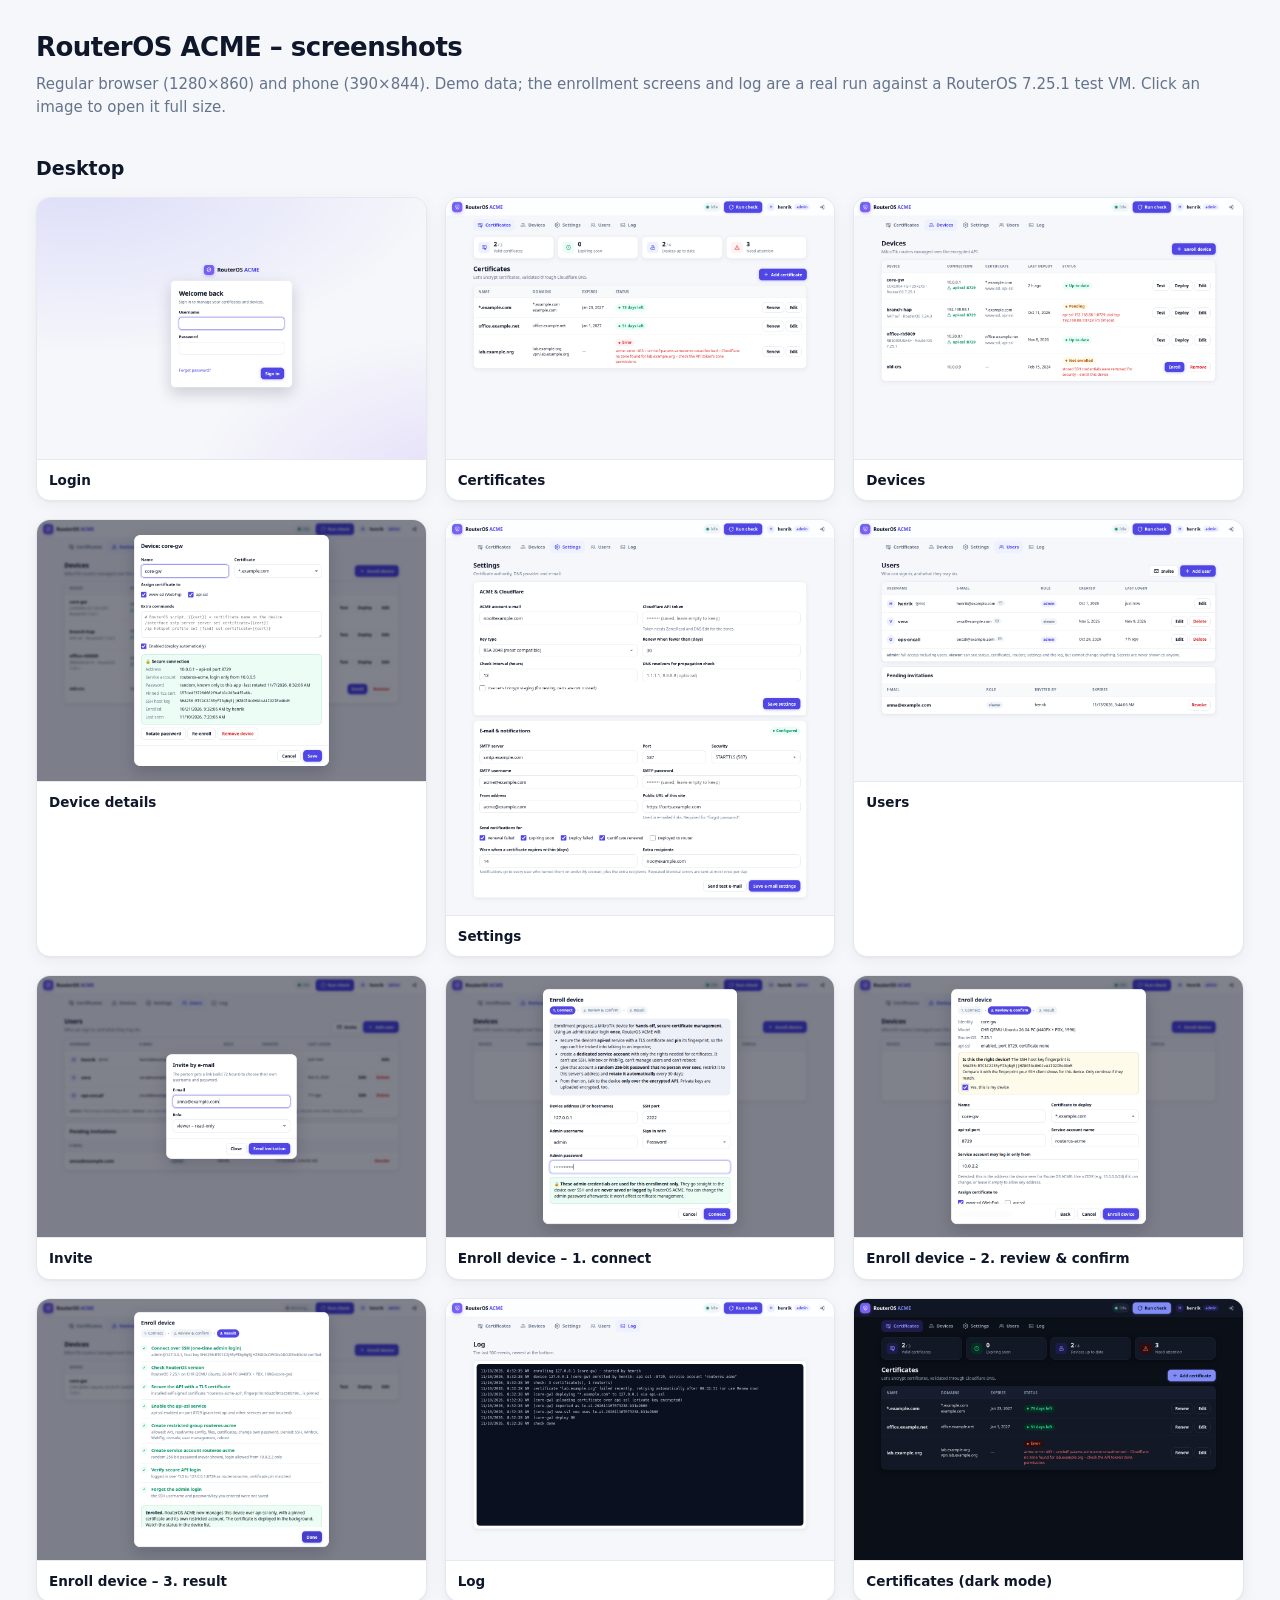
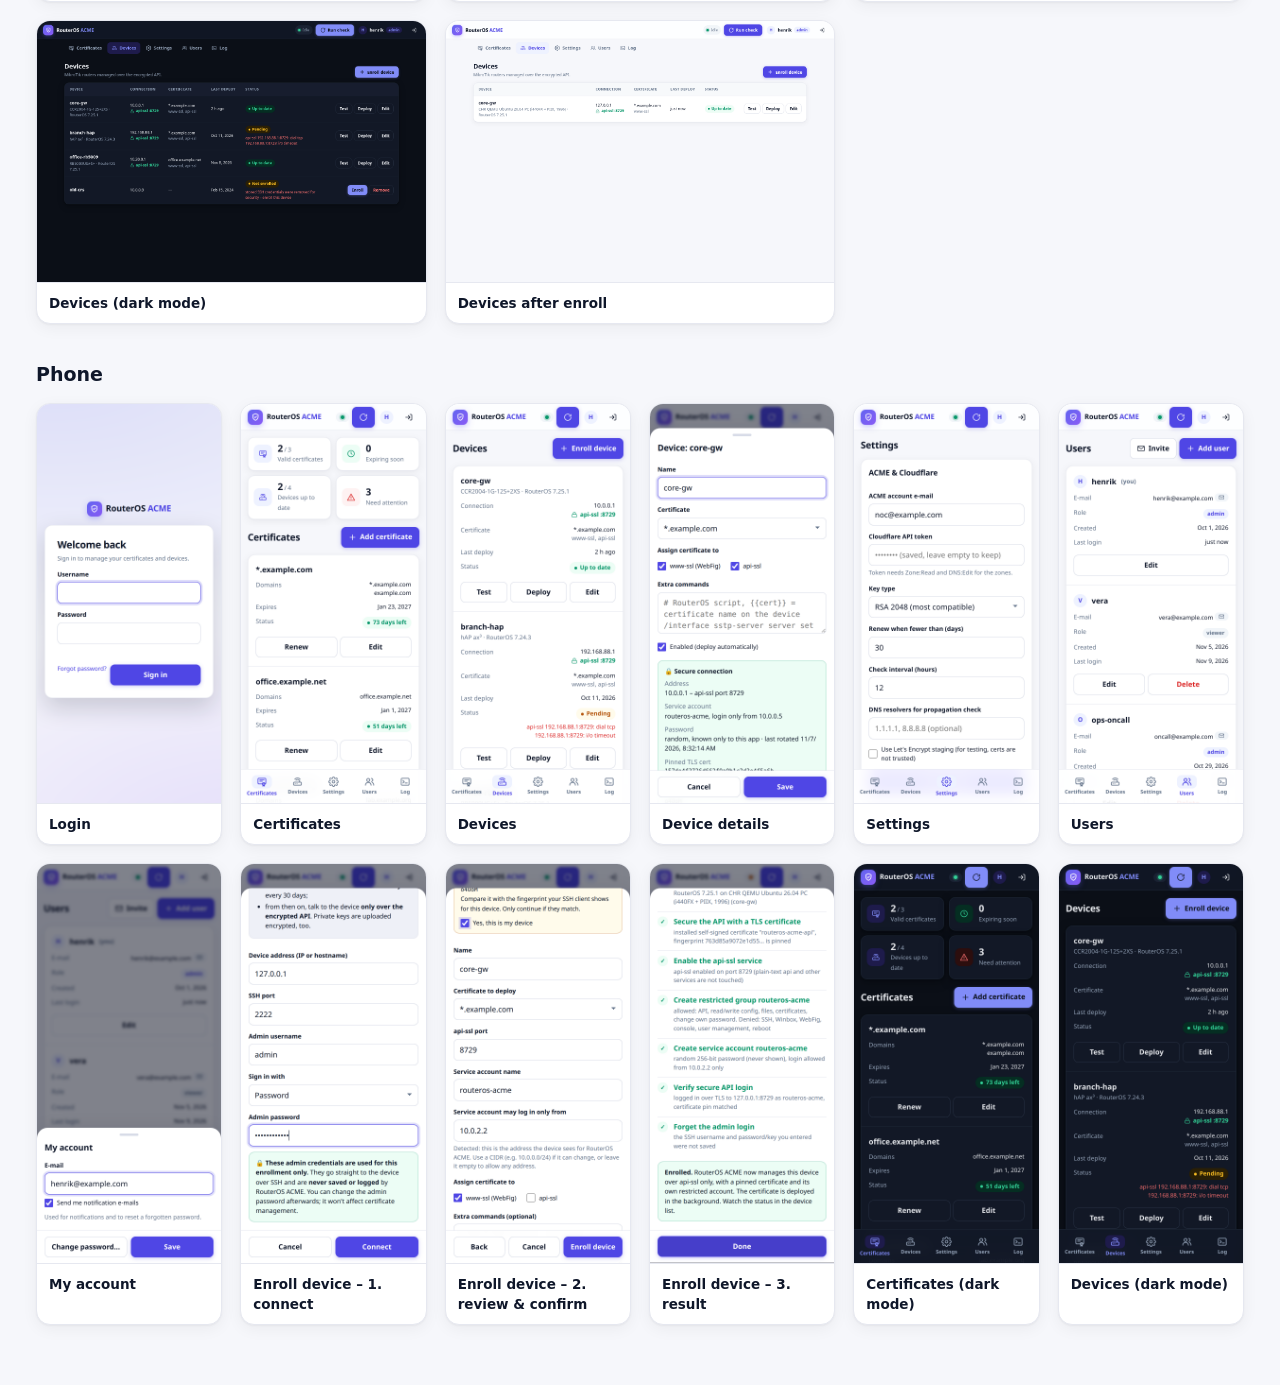
<file: docs/screenshots/index.html>
<!doctype html>
<html lang="en"><head><meta charset="utf-8"><meta name="viewport" content="width=device-width, initial-scale=1">
<title>RouterOS ACME screenshots</title>
<style>
:root{--bg:#f6f7fb;--card:#fff;--fg:#0f172a;--muted:#64748b;--line:#e6e8f0;--acc:#4f46e5}
@media (prefers-color-scheme:dark){:root{--bg:#0b0f17;--card:#121826;--fg:#e5e7eb;--muted:#94a3b8;--line:#1f2937;--acc:#818cf8}}
*{box-sizing:border-box}body{margin:0;font:15px/1.5 system-ui,-apple-system,"Segoe UI",Roboto,sans-serif;background:var(--bg);color:var(--fg)}
main{max-width:1240px;margin:0 auto;padding:28px 16px 60px}h1{margin:0;font-size:26px;letter-spacing:-.02em}
p{color:var(--muted);margin:6px 0 0}h2{margin:36px 0 14px;font-size:19px}
.grid{display:grid;gap:18px}.desk{grid-template-columns:repeat(auto-fill,minmax(360px,1fr))}.phone{grid-template-columns:repeat(auto-fill,minmax(180px,1fr))}
a{display:block;background:var(--card);border:1px solid var(--line);border-radius:14px;overflow:hidden;color:inherit;text-decoration:none;
  box-shadow:0 1px 2px rgb(0 0 0/.04),0 4px 16px rgb(0 0 0/.05);transition:transform .15s,box-shadow .15s}
a:hover{transform:translateY(-2px);box-shadow:0 10px 30px rgb(0 0 0/.12)}
img{display:block;width:100%;height:auto;border-bottom:1px solid var(--line)}
span{display:block;padding:10px 12px;font-size:13.5px;font-weight:600}
@media (max-width:420px){.desk{grid-template-columns:1fr}.phone{grid-template-columns:1fr 1fr}}
</style></head><body><main>
<h1>RouterOS ACME – screenshots</h1>
<p>Regular browser (1280×860) and phone (390×844). Demo data; the enrollment screens and log are a real run against a RouterOS 7.25.1 test VM. Click an image to open it full size.</p>
<h2>Desktop</h2><div class="grid desk">
<a class="d" href="desktop-01-login.png" target="_blank"><img src="desktop-01-login.png" alt="Login" loading="lazy"><span>Login</span></a>
<a class="d" href="desktop-02-certificates.png" target="_blank"><img src="desktop-02-certificates.png" alt="Certificates" loading="lazy"><span>Certificates</span></a>
<a class="d" href="desktop-03-devices.png" target="_blank"><img src="desktop-03-devices.png" alt="Devices" loading="lazy"><span>Devices</span></a>
<a class="d" href="desktop-04-device-details.png" target="_blank"><img src="desktop-04-device-details.png" alt="Device details" loading="lazy"><span>Device details</span></a>
<a class="d" href="desktop-05-settings.png" target="_blank"><img src="desktop-05-settings.png" alt="Settings" loading="lazy"><span>Settings</span></a>
<a class="d" href="desktop-06-users.png" target="_blank"><img src="desktop-06-users.png" alt="Users" loading="lazy"><span>Users</span></a>
<a class="d" href="desktop-07-invite.png" target="_blank"><img src="desktop-07-invite.png" alt="Invite" loading="lazy"><span>Invite</span></a>
<a class="d" href="desktop-08-enroll-1-connect.png" target="_blank"><img src="desktop-08-enroll-1-connect.png" alt="Enroll device – 1. connect" loading="lazy"><span>Enroll device – 1. connect</span></a>
<a class="d" href="desktop-09-enroll-2-review.png" target="_blank"><img src="desktop-09-enroll-2-review.png" alt="Enroll device – 2. review &amp; confirm" loading="lazy"><span>Enroll device – 2. review &amp; confirm</span></a>
<a class="d" href="desktop-10-enroll-3-result.png" target="_blank"><img src="desktop-10-enroll-3-result.png" alt="Enroll device – 3. result" loading="lazy"><span>Enroll device – 3. result</span></a>
<a class="d" href="desktop-11-log.png" target="_blank"><img src="desktop-11-log.png" alt="Log" loading="lazy"><span>Log</span></a>
<a class="d" href="desktop-12-certificates-dark.png" target="_blank"><img src="desktop-12-certificates-dark.png" alt="Certificates (dark mode)" loading="lazy"><span>Certificates (dark mode)</span></a>
<a class="d" href="desktop-13-devices-dark.png" target="_blank"><img src="desktop-13-devices-dark.png" alt="Devices (dark mode)" loading="lazy"><span>Devices (dark mode)</span></a>
<a class="d" href="desktop-14-devices-after-enroll.png" target="_blank"><img src="desktop-14-devices-after-enroll.png" alt="Devices after enroll" loading="lazy"><span>Devices after enroll</span></a>
</div>
<h2>Phone</h2><div class="grid phone">
<a class="p" href="phone-01-login.png" target="_blank"><img src="phone-01-login.png" alt="Login" loading="lazy"><span>Login</span></a>
<a class="p" href="phone-02-certificates.png" target="_blank"><img src="phone-02-certificates.png" alt="Certificates" loading="lazy"><span>Certificates</span></a>
<a class="p" href="phone-03-devices.png" target="_blank"><img src="phone-03-devices.png" alt="Devices" loading="lazy"><span>Devices</span></a>
<a class="p" href="phone-04-device-details.png" target="_blank"><img src="phone-04-device-details.png" alt="Device details" loading="lazy"><span>Device details</span></a>
<a class="p" href="phone-05-settings.png" target="_blank"><img src="phone-05-settings.png" alt="Settings" loading="lazy"><span>Settings</span></a>
<a class="p" href="phone-06-users.png" target="_blank"><img src="phone-06-users.png" alt="Users" loading="lazy"><span>Users</span></a>
<a class="p" href="phone-07-my-account.png" target="_blank"><img src="phone-07-my-account.png" alt="My account" loading="lazy"><span>My account</span></a>
<a class="p" href="phone-08-enroll-1-connect.png" target="_blank"><img src="phone-08-enroll-1-connect.png" alt="Enroll device – 1. connect" loading="lazy"><span>Enroll device – 1. connect</span></a>
<a class="p" href="phone-09-enroll-2-review.png" target="_blank"><img src="phone-09-enroll-2-review.png" alt="Enroll device – 2. review &amp; confirm" loading="lazy"><span>Enroll device – 2. review &amp; confirm</span></a>
<a class="p" href="phone-10-enroll-3-result.png" target="_blank"><img src="phone-10-enroll-3-result.png" alt="Enroll device – 3. result" loading="lazy"><span>Enroll device – 3. result</span></a>
<a class="p" href="phone-11-certificates-dark.png" target="_blank"><img src="phone-11-certificates-dark.png" alt="Certificates (dark mode)" loading="lazy"><span>Certificates (dark mode)</span></a>
<a class="p" href="phone-12-devices-dark.png" target="_blank"><img src="phone-12-devices-dark.png" alt="Devices (dark mode)" loading="lazy"><span>Devices (dark mode)</span></a>
</div>
</main></body></html>
</file>
